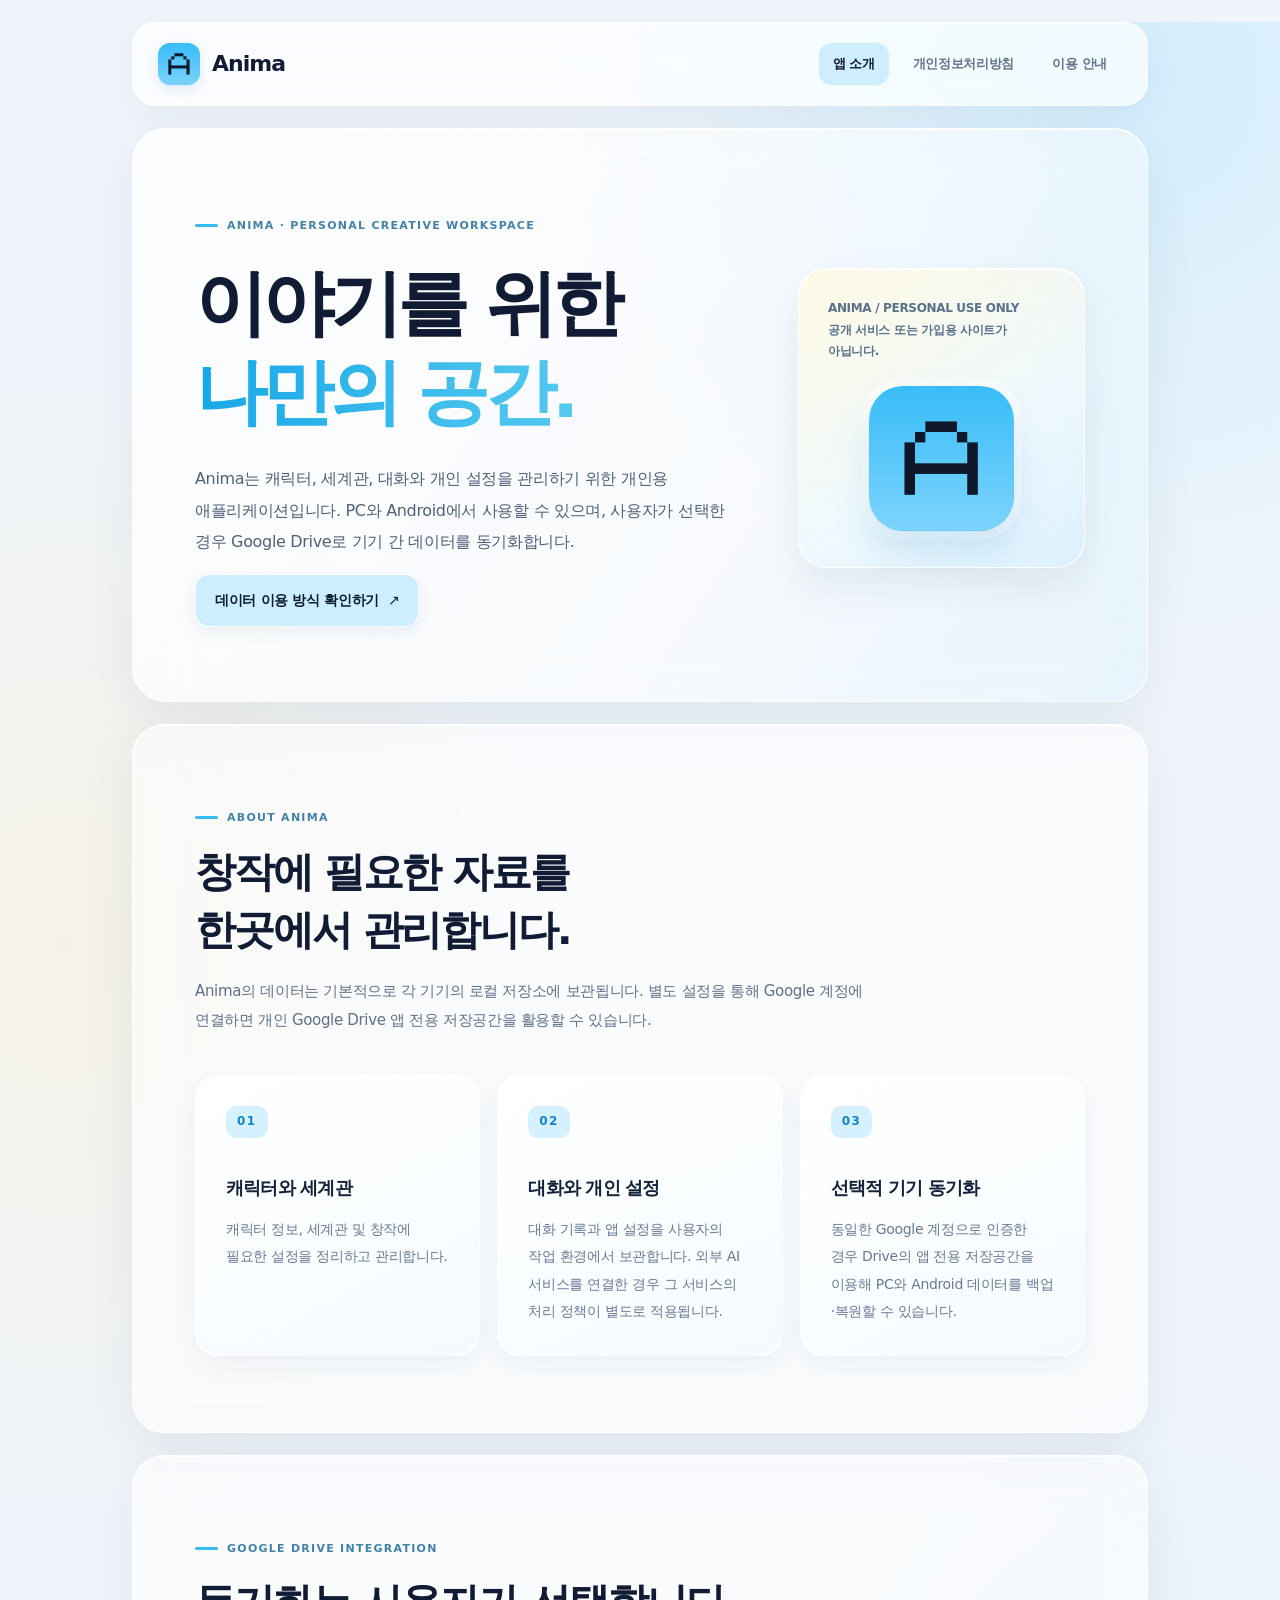
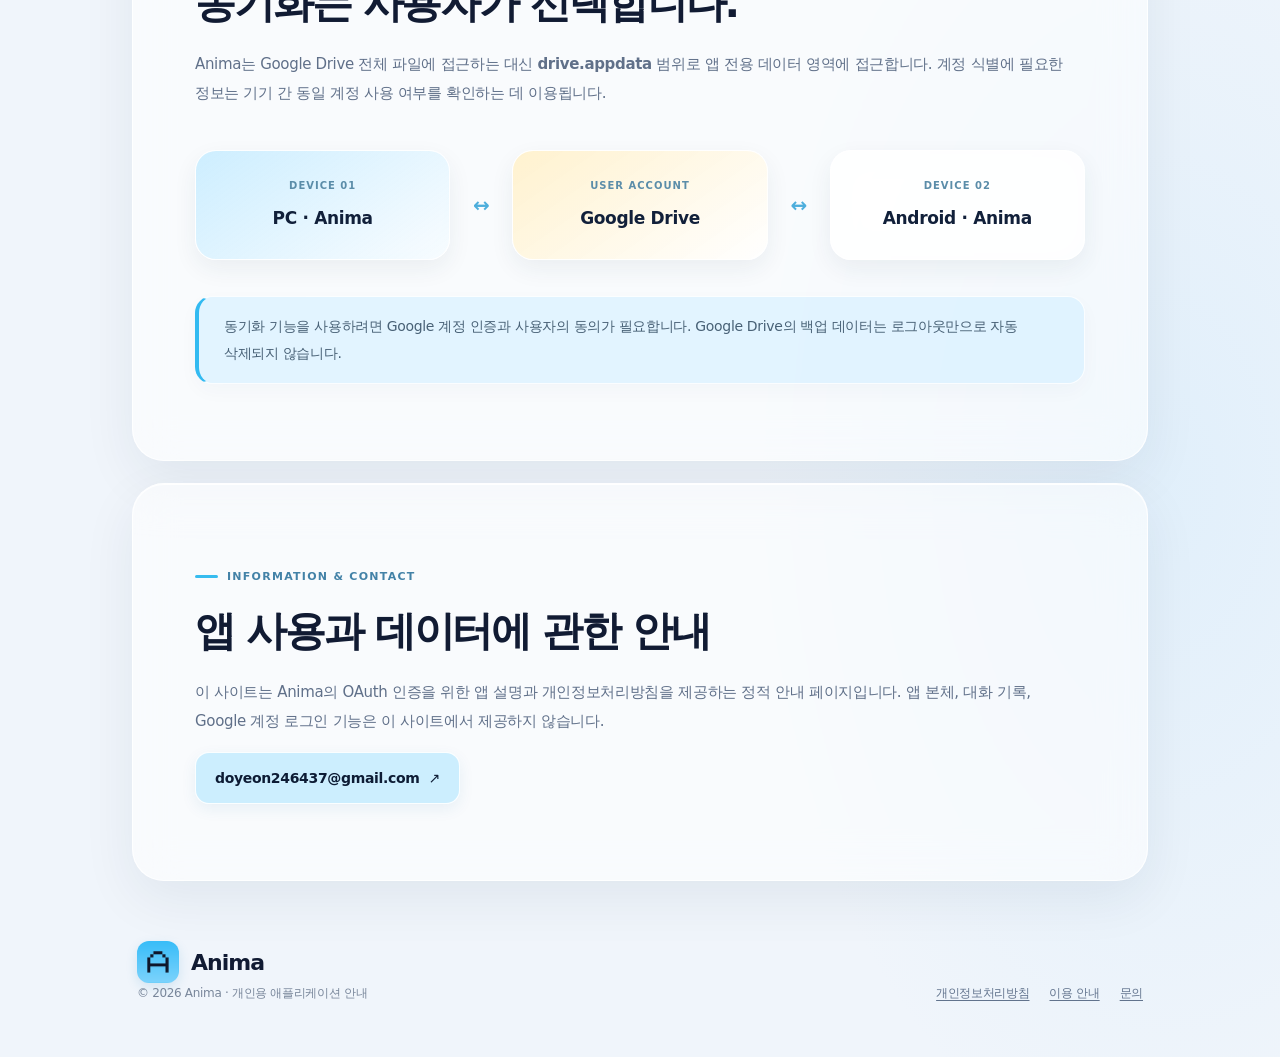
<file: index.html>
<!doctype html>
<html lang="ko">
<head>
  <meta charset="UTF-8">
  <meta name="viewport" content="width=device-width,initial-scale=1">
  <meta name="theme-color" content="#f0f5fb">
  <meta name="description" content="Anima는 개인용 AI 캐릭터·대화 관리 애플리케이션입니다. Google Drive 앱 전용 저장공간을 통한 선택적 기기 동기화를 지원합니다.">
  <link rel="icon" type="image/png" href="./anima-logo.png">
  <link rel="apple-touch-icon" href="./anima-logo.png">
  <link rel="stylesheet" href="./style.css?v=anima-st-20261103">
  <title>Anima — 개인용 AI 캐릭터·대화 작업 공간</title>
</head><body>
<a class="skip" href="#main">본문으로 이동</a>
<div class="site-wrap">
  <header class="site-header">
    <a class="brand" href="./index.html" aria-label="Anima 홈"><span class="brand-mark" aria-hidden="true">a</span>Anima</a>
    <nav class="nav" aria-label="주요 메뉴">
      <a href="./index.html" aria-current="page">앱 소개</a>
      <a href="./privacy.html" >개인정보처리방침</a>
      <a href="./terms.html" >이용 안내</a>
    </nav>
  </header>

<main id="main">
  <section class="hero" aria-labelledby="hero-title">
    <div>
      <div class="eyebrow">Anima · Personal creative workspace</div>
      <h1 id="hero-title">이야기를 위한<br><span class="title-serif">나만의 공간.</span></h1>
      <p class="lead">Anima는 캐릭터, 세계관, 대화와 개인 설정을 관리하기 위한 개인용 애플리케이션입니다. PC와 Android에서 사용할 수 있으며, 사용자가 선택한 경우 Google Drive로 기기 간 데이터를 동기화합니다.</p>
      <a class="link-line" href="./privacy.html">데이터 이용 방식 확인하기</a>
    </div>
    <aside class="hero-side" aria-label="앱 사용 범위">
      <span class="micro">ANIMA / PERSONAL USE ONLY<br>공개 서비스 또는 가입용 사이트가 아닙니다.</span>
      <span class="hero-motif" aria-hidden="true">A.</span>
    </aside>
  </section>
  <section class="section" aria-labelledby="features-title">
    <div class="section-intro"><span class="eyebrow">About anima</span><h2 id="features-title">창작에 필요한 자료를<br>한곳에서 관리합니다.</h2><p class="body-muted">Anima의 데이터는 기본적으로 각 기기의 로컬 저장소에 보관됩니다. 별도 설정을 통해 Google 계정에 연결하면 개인 Google Drive 앱 전용 저장공간을 활용할 수 있습니다.</p></div>
    <div class="feature-grid">
      <article class="feature"><span class="feature-num">01</span><h3>캐릭터와 세계관</h3><p>캐릭터 정보, 세계관 및 창작에 필요한 설정을 정리하고 관리합니다.</p></article>
      <article class="feature"><span class="feature-num">02</span><h3>대화와 개인 설정</h3><p>대화 기록과 앱 설정을 사용자의 작업 환경에서 보관합니다. 외부 AI 서비스를 연결한 경우 그 서비스의 처리 정책이 별도로 적용됩니다.</p></article>
      <article class="feature"><span class="feature-num">03</span><h3>선택적 기기 동기화</h3><p>동일한 Google 계정으로 인증한 경우 Drive의 앱 전용 저장공간을 이용해 PC와 Android 데이터를 백업·복원할 수 있습니다.</p></article>
    </div>
  </section>
  <section class="section" aria-labelledby="drive-title">
    <span class="eyebrow">Google Drive integration</span>
    <h2 id="drive-title">동기화는 사용자가 선택합니다.</h2>
    <p class="body-muted">Anima는 Google Drive 전체 파일에 접근하는 대신 <strong>drive.appdata</strong> 범위로 앱 전용 데이터 영역에 접근합니다. 계정 식별에 필요한 정보는 기기 간 동일 계정 사용 여부를 확인하는 데 이용됩니다.</p>
    <div class="workflow" aria-label="PC에서 Google Drive를 거쳐 Android로 동기화하는 구성">
      <div class="step"><span>DEVICE 01</span><strong>PC · Anima</strong></div><div class="arrow" aria-hidden="true">↔</div>
      <div class="step"><span>USER ACCOUNT</span><strong>Google Drive</strong></div><div class="arrow" aria-hidden="true">↔</div>
      <div class="step"><span>DEVICE 02</span><strong>Android · Anima</strong></div>
    </div>
    <div class="notice">동기화 기능을 사용하려면 Google 계정 인증과 사용자의 동의가 필요합니다. Google Drive의 백업 데이터는 로그아웃만으로 자동 삭제되지 않습니다.</div>
  </section>
  <section class="section" aria-labelledby="contact-title">
    <span class="eyebrow">Information & contact</span>
    <h2 id="contact-title">앱 사용과 데이터에 관한 안내</h2>
    <p class="body-muted">이 사이트는 Anima의 OAuth 인증을 위한 앱 설명과 개인정보처리방침을 제공하는 정적 안내 페이지입니다. 앱 본체, 대화 기록, Google 계정 로그인 기능은 이 사이트에서 제공하지 않습니다.</p>
    <a class="link-line" href="mailto:doyeon246437@gmail.com">doyeon246437@gmail.com</a>
  </section>
</main>
  <footer class="site-footer">
    <div><a class="brand" href="./index.html"><span class="brand-mark" aria-hidden="true">a</span>Anima</a><div class="footer-copy">© 2026 Anima · 개인용 애플리케이션 안내</div></div>
    <div class="footer-nav"><a href="./privacy.html">개인정보처리방침</a><a href="./terms.html">이용 안내</a><a href="mailto:doyeon246437@gmail.com">문의</a></div>
  </footer>
</div>
</body></html>
</file>
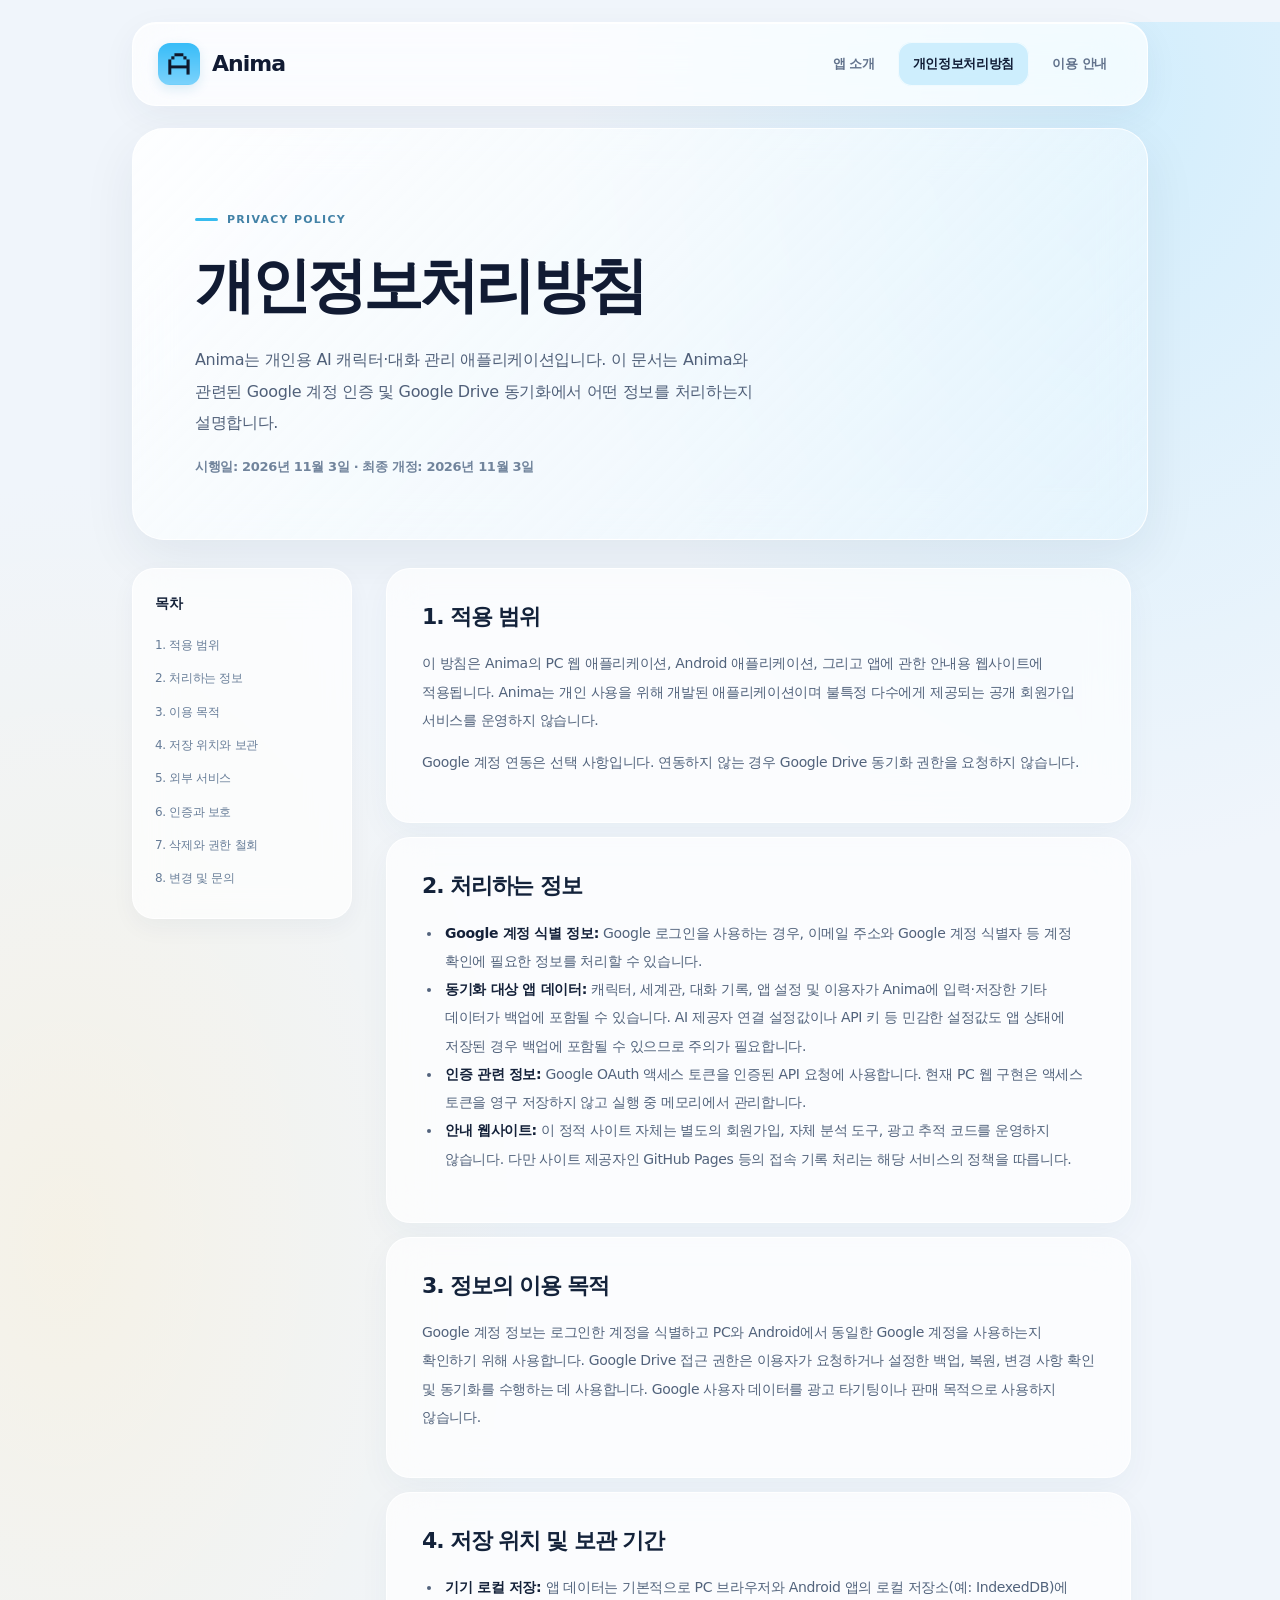
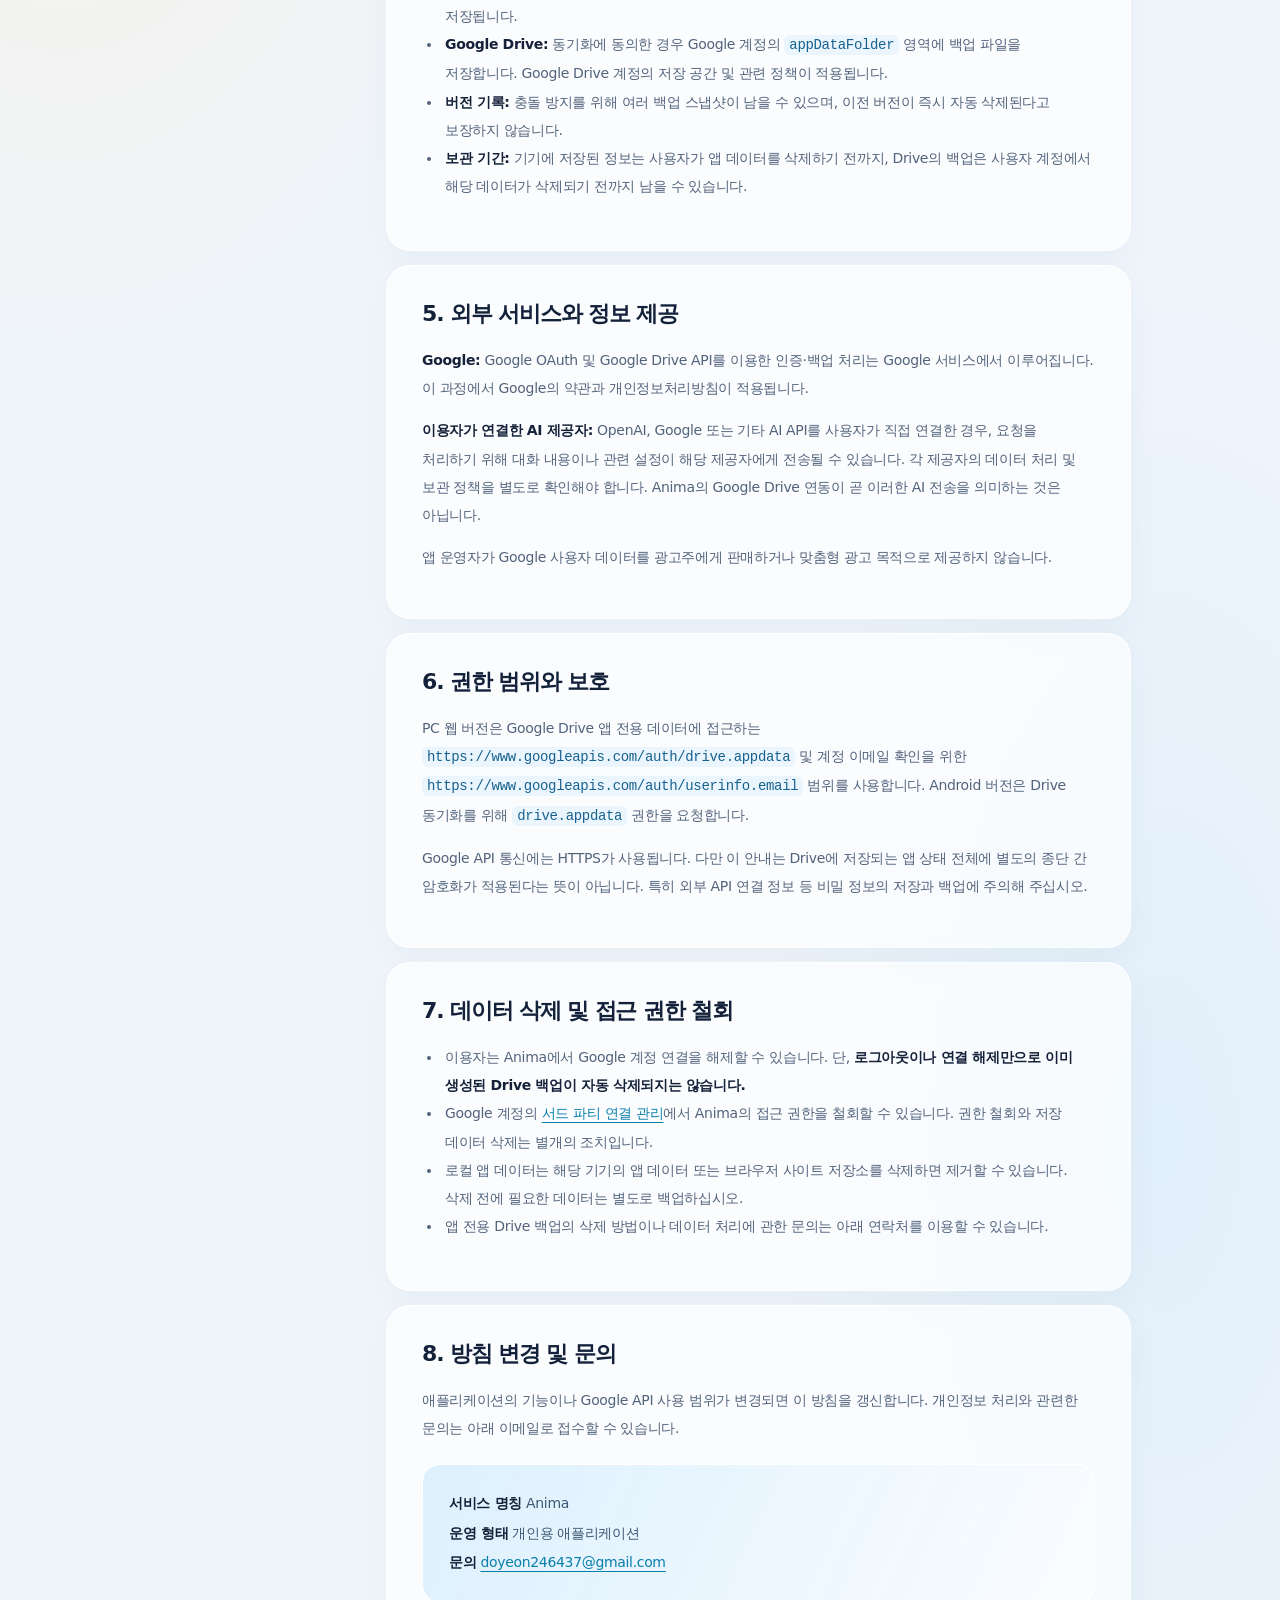
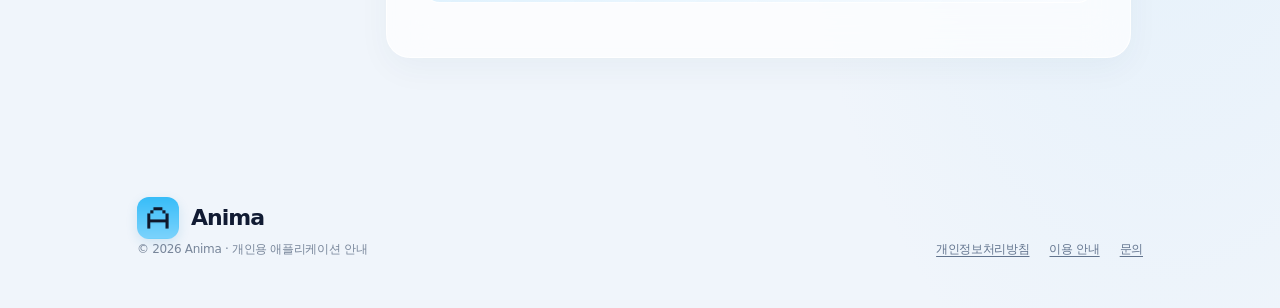
<file: privacy.html>
<!doctype html>
<html lang="ko">
<head>
  <meta charset="UTF-8">
  <meta name="viewport" content="width=device-width,initial-scale=1">
  <meta name="theme-color" content="#f0f5fb">
  <meta name="description" content="Anima는 개인용 AI 캐릭터·대화 관리 애플리케이션입니다. Google Drive 앱 전용 저장공간을 통한 선택적 기기 동기화를 지원합니다.">
  <link rel="icon" type="image/png" href="./anima-logo.png">
  <link rel="apple-touch-icon" href="./anima-logo.png">
  <link rel="stylesheet" href="./style.css?v=anima-st-20261103">
  <title>개인정보처리방침 — Anima</title>
</head><body>
<a class="skip" href="#main">본문으로 이동</a>
<div class="site-wrap">
  <header class="site-header">
    <a class="brand" href="./index.html" aria-label="Anima 홈"><span class="brand-mark" aria-hidden="true">a</span>Anima</a>
    <nav class="nav" aria-label="주요 메뉴">
      <a href="./index.html" >앱 소개</a>
      <a href="./privacy.html" aria-current="page">개인정보처리방침</a>
      <a href="./terms.html" >이용 안내</a>
    </nav>
  </header>

<main id="main">
  <section class="document-heading"><span class="eyebrow">Privacy policy</span><h1>개인정보처리방침</h1><p class="lead">Anima는 개인용 AI 캐릭터·대화 관리 애플리케이션입니다. 이 문서는 Anima와 관련된 Google 계정 인증 및 Google Drive 동기화에서 어떤 정보를 처리하는지 설명합니다.</p><div class="meta">시행일: 2026년 11월 3일 · 최종 개정: 2026년 11월 3일</div></section>
  <div class="doc-layout"><aside class="toc" aria-label="문서 목차"><strong>목차</strong><a href="#scope">1. 적용 범위</a><a href="#data">2. 처리하는 정보</a><a href="#purposes">3. 이용 목적</a><a href="#storage">4. 저장 위치와 보관</a><a href="#sharing">5. 외부 서비스</a><a href="#security">6. 인증과 보호</a><a href="#control">7. 삭제와 권한 철회</a><a href="#changes">8. 변경 및 문의</a></aside>
  <article class="doc-article">
    <section id="scope"><h2>1. 적용 범위</h2><p>이 방침은 Anima의 PC 웹 애플리케이션, Android 애플리케이션, 그리고 앱에 관한 안내용 웹사이트에 적용됩니다. Anima는 개인 사용을 위해 개발된 애플리케이션이며 불특정 다수에게 제공되는 공개 회원가입 서비스를 운영하지 않습니다.</p><p>Google 계정 연동은 선택 사항입니다. 연동하지 않는 경우 Google Drive 동기화 권한을 요청하지 않습니다.</p></section>
    <section id="data"><h2>2. 처리하는 정보</h2>
      <ul><li><strong>Google 계정 식별 정보:</strong> Google 로그인을 사용하는 경우, 이메일 주소와 Google 계정 식별자 등 계정 확인에 필요한 정보를 처리할 수 있습니다.</li><li><strong>동기화 대상 앱 데이터:</strong> 캐릭터, 세계관, 대화 기록, 앱 설정 및 이용자가 Anima에 입력·저장한 기타 데이터가 백업에 포함될 수 있습니다. AI 제공자 연결 설정값이나 API 키 등 민감한 설정값도 앱 상태에 저장된 경우 백업에 포함될 수 있으므로 주의가 필요합니다.</li><li><strong>인증 관련 정보:</strong> Google OAuth 액세스 토큰을 인증된 API 요청에 사용합니다. 현재 PC 웹 구현은 액세스 토큰을 영구 저장하지 않고 실행 중 메모리에서 관리합니다.</li><li><strong>안내 웹사이트:</strong> 이 정적 사이트 자체는 별도의 회원가입, 자체 분석 도구, 광고 추적 코드를 운영하지 않습니다. 다만 사이트 제공자인 GitHub Pages 등의 접속 기록 처리는 해당 서비스의 정책을 따릅니다.</li></ul>
    </section>
    <section id="purposes"><h2>3. 정보의 이용 목적</h2><p>Google 계정 정보는 로그인한 계정을 식별하고 PC와 Android에서 동일한 Google 계정을 사용하는지 확인하기 위해 사용합니다. Google Drive 접근 권한은 이용자가 요청하거나 설정한 백업, 복원, 변경 사항 확인 및 동기화를 수행하는 데 사용합니다. Google 사용자 데이터를 광고 타기팅이나 판매 목적으로 사용하지 않습니다.</p></section>
    <section id="storage"><h2>4. 저장 위치 및 보관 기간</h2><ul><li><strong>기기 로컬 저장:</strong> 앱 데이터는 기본적으로 PC 브라우저와 Android 앱의 로컬 저장소(예: IndexedDB)에 저장됩니다.</li><li><strong>Google Drive:</strong> 동기화에 동의한 경우 Google 계정의 <code>appDataFolder</code> 영역에 백업 파일을 저장합니다. Google Drive 계정의 저장 공간 및 관련 정책이 적용됩니다.</li><li><strong>버전 기록:</strong> 충돌 방지를 위해 여러 백업 스냅샷이 남을 수 있으며, 이전 버전이 즉시 자동 삭제된다고 보장하지 않습니다.</li><li><strong>보관 기간:</strong> 기기에 저장된 정보는 사용자가 앱 데이터를 삭제하기 전까지, Drive의 백업은 사용자 계정에서 해당 데이터가 삭제되기 전까지 남을 수 있습니다.</li></ul></section>
    <section id="sharing"><h2>5. 외부 서비스와 정보 제공</h2><p><strong>Google:</strong> Google OAuth 및 Google Drive API를 이용한 인증·백업 처리는 Google 서비스에서 이루어집니다. 이 과정에서 Google의 약관과 개인정보처리방침이 적용됩니다.</p><p><strong>이용자가 연결한 AI 제공자:</strong> OpenAI, Google 또는 기타 AI API를 사용자가 직접 연결한 경우, 요청을 처리하기 위해 대화 내용이나 관련 설정이 해당 제공자에게 전송될 수 있습니다. 각 제공자의 데이터 처리 및 보관 정책을 별도로 확인해야 합니다. Anima의 Google Drive 연동이 곧 이러한 AI 전송을 의미하는 것은 아닙니다.</p><p>앱 운영자가 Google 사용자 데이터를 광고주에게 판매하거나 맞춤형 광고 목적으로 제공하지 않습니다.</p></section>
    <section id="security"><h2>6. 권한 범위와 보호</h2><p>PC 웹 버전은 Google Drive 앱 전용 데이터에 접근하는 <code>https://www.googleapis.com/auth/drive.appdata</code> 및 계정 이메일 확인을 위한 <code>https://www.googleapis.com/auth/userinfo.email</code> 범위를 사용합니다. Android 버전은 Drive 동기화를 위해 <code>drive.appdata</code> 권한을 요청합니다.</p><p>Google API 통신에는 HTTPS가 사용됩니다. 다만 이 안내는 Drive에 저장되는 앱 상태 전체에 별도의 종단 간 암호화가 적용된다는 뜻이 아닙니다. 특히 외부 API 연결 정보 등 비밀 정보의 저장과 백업에 주의해 주십시오.</p></section>
    <section id="control"><h2>7. 데이터 삭제 및 접근 권한 철회</h2><ul><li>이용자는 Anima에서 Google 계정 연결을 해제할 수 있습니다. 단, <strong>로그아웃이나 연결 해제만으로 이미 생성된 Drive 백업이 자동 삭제되지는 않습니다.</strong></li><li>Google 계정의 <a class="inline-link" href="https://myaccount.google.com/connections" rel="noopener noreferrer">서드 파티 연결 관리</a>에서 Anima의 접근 권한을 철회할 수 있습니다. 권한 철회와 저장 데이터 삭제는 별개의 조치입니다.</li><li>로컬 앱 데이터는 해당 기기의 앱 데이터 또는 브라우저 사이트 저장소를 삭제하면 제거할 수 있습니다. 삭제 전에 필요한 데이터는 별도로 백업하십시오.</li><li>앱 전용 Drive 백업의 삭제 방법이나 데이터 처리에 관한 문의는 아래 연락처를 이용할 수 있습니다.</li></ul></section>
    <section id="changes"><h2>8. 방침 변경 및 문의</h2><p>애플리케이션의 기능이나 Google API 사용 범위가 변경되면 이 방침을 갱신합니다. 개인정보 처리와 관련한 문의는 아래 이메일로 접수할 수 있습니다.</p><div class="mini-box"><strong>서비스 명칭</strong> Anima<br><strong>운영 형태</strong> 개인용 애플리케이션<br><strong>문의</strong> <a class="inline-link" href="mailto:doyeon246437@gmail.com">doyeon246437@gmail.com</a></div></section>
  </article></div>
</main>
  <footer class="site-footer">
    <div><a class="brand" href="./index.html"><span class="brand-mark" aria-hidden="true">a</span>Anima</a><div class="footer-copy">© 2026 Anima · 개인용 애플리케이션 안내</div></div>
    <div class="footer-nav"><a href="./privacy.html">개인정보처리방침</a><a href="./terms.html">이용 안내</a><a href="mailto:doyeon246437@gmail.com">문의</a></div>
  </footer>
</div>
</body></html>
</file>
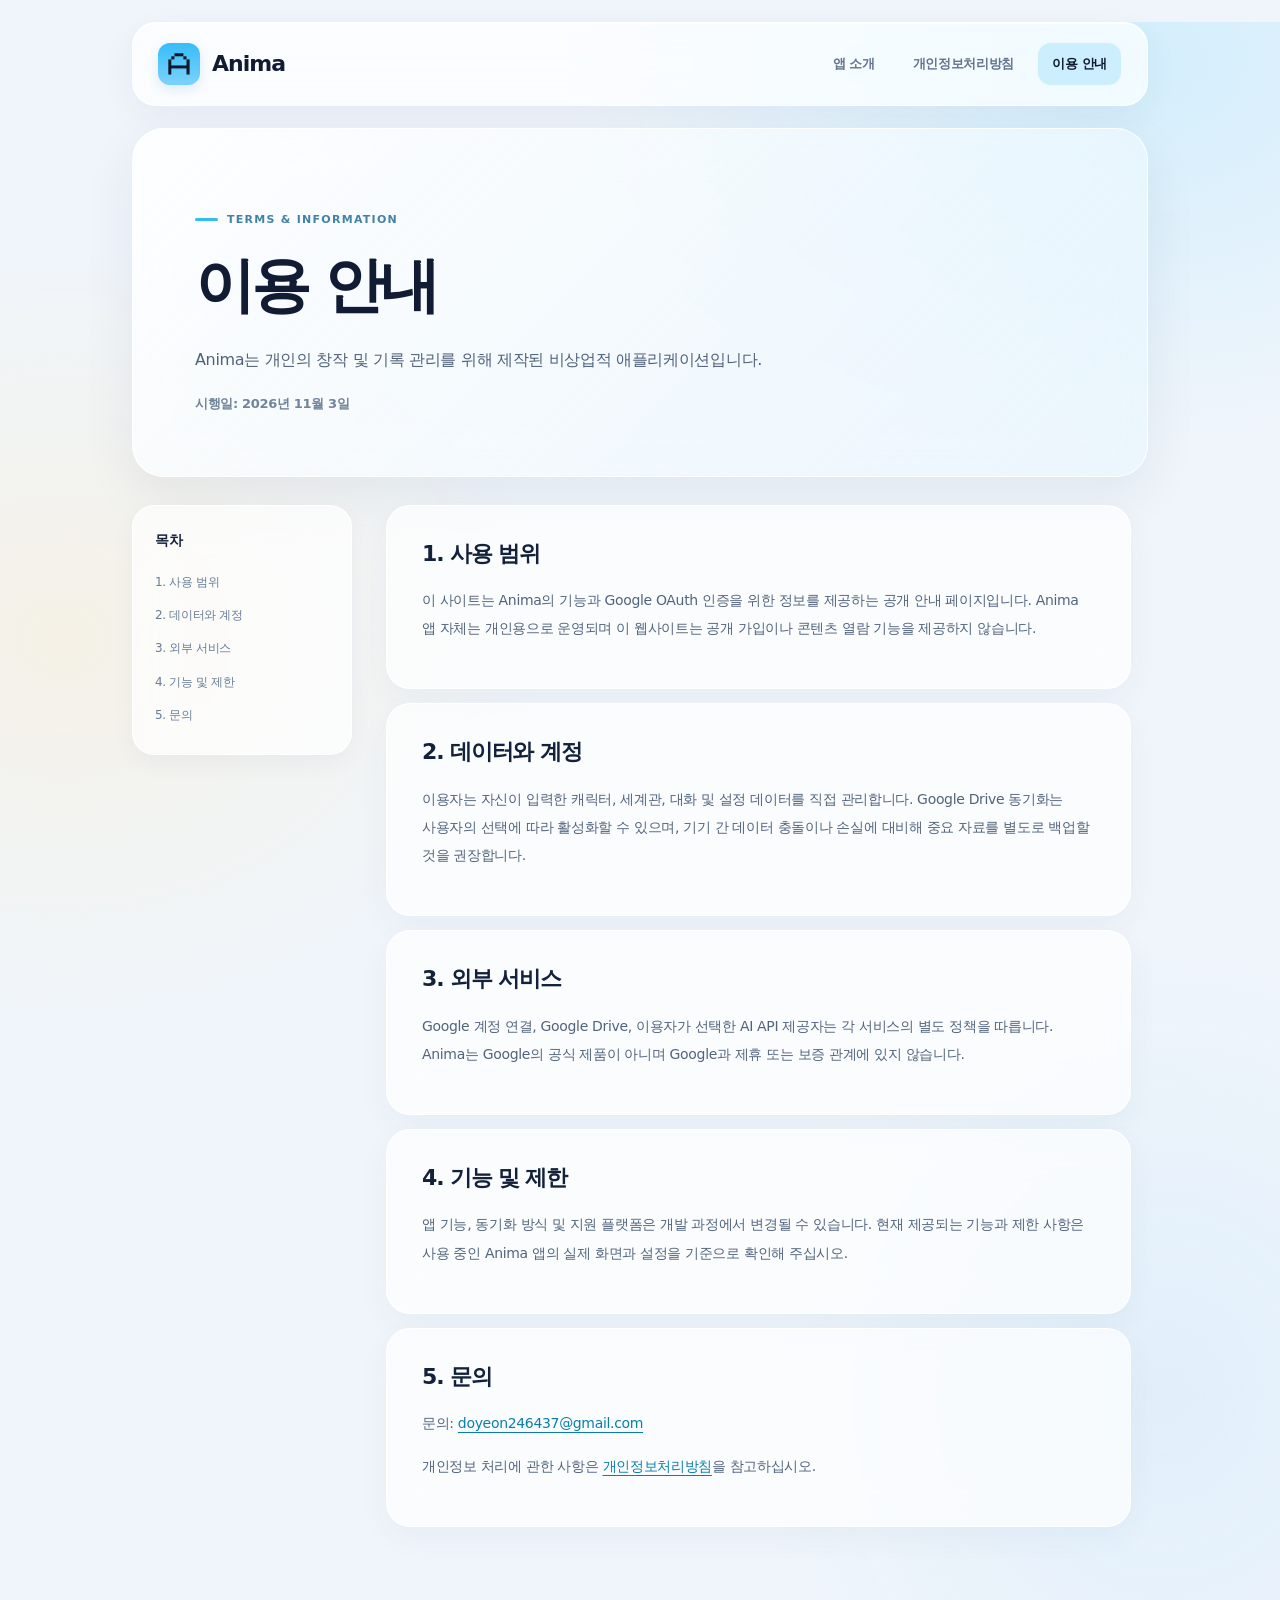
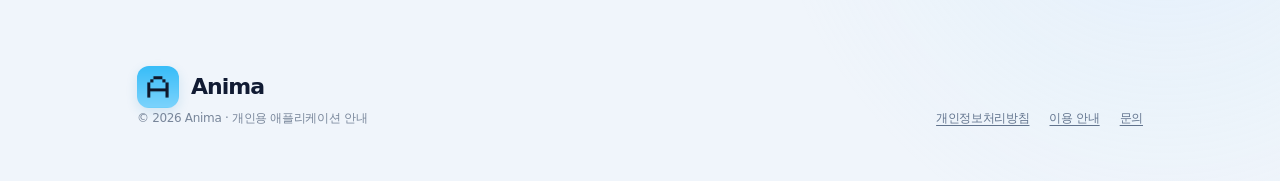
<file: terms.html>
<!doctype html>
<html lang="ko">
<head>
  <meta charset="UTF-8">
  <meta name="viewport" content="width=device-width,initial-scale=1">
  <meta name="theme-color" content="#f0f5fb">
  <meta name="description" content="Anima는 개인용 AI 캐릭터·대화 관리 애플리케이션입니다. Google Drive 앱 전용 저장공간을 통한 선택적 기기 동기화를 지원합니다.">
  <link rel="icon" type="image/png" href="./anima-logo.png">
  <link rel="apple-touch-icon" href="./anima-logo.png">
  <link rel="stylesheet" href="./style.css?v=anima-st-20261103">
  <title>이용 안내 — Anima</title>
</head><body>
<a class="skip" href="#main">본문으로 이동</a>
<div class="site-wrap">
  <header class="site-header">
    <a class="brand" href="./index.html" aria-label="Anima 홈"><span class="brand-mark" aria-hidden="true">a</span>Anima</a>
    <nav class="nav" aria-label="주요 메뉴">
      <a href="./index.html" >앱 소개</a>
      <a href="./privacy.html" >개인정보처리방침</a>
      <a href="./terms.html" aria-current="page">이용 안내</a>
    </nav>
  </header>

<main id="main">
  <section class="document-heading"><span class="eyebrow">Terms & information</span><h1>이용 안내</h1><p class="lead">Anima는 개인의 창작 및 기록 관리를 위해 제작된 비상업적 애플리케이션입니다.</p><div class="meta">시행일: 2026년 11월 3일</div></section>
  <div class="doc-layout"><aside class="toc" aria-label="문서 목차"><strong>목차</strong><a href="#purpose">1. 사용 범위</a><a href="#responsibility">2. 데이터와 계정</a><a href="#thirdparty">3. 외부 서비스</a><a href="#availability">4. 기능 및 제한</a><a href="#help">5. 문의</a></aside><article class="doc-article">
  <section id="purpose"><h2>1. 사용 범위</h2><p>이 사이트는 Anima의 기능과 Google OAuth 인증을 위한 정보를 제공하는 공개 안내 페이지입니다. Anima 앱 자체는 개인용으로 운영되며 이 웹사이트는 공개 가입이나 콘텐츠 열람 기능을 제공하지 않습니다.</p></section>
  <section id="responsibility"><h2>2. 데이터와 계정</h2><p>이용자는 자신이 입력한 캐릭터, 세계관, 대화 및 설정 데이터를 직접 관리합니다. Google Drive 동기화는 사용자의 선택에 따라 활성화할 수 있으며, 기기 간 데이터 충돌이나 손실에 대비해 중요 자료를 별도로 백업할 것을 권장합니다.</p></section>
  <section id="thirdparty"><h2>3. 외부 서비스</h2><p>Google 계정 연결, Google Drive, 이용자가 선택한 AI API 제공자는 각 서비스의 별도 정책을 따릅니다. Anima는 Google의 공식 제품이 아니며 Google과 제휴 또는 보증 관계에 있지 않습니다.</p></section>
  <section id="availability"><h2>4. 기능 및 제한</h2><p>앱 기능, 동기화 방식 및 지원 플랫폼은 개발 과정에서 변경될 수 있습니다. 현재 제공되는 기능과 제한 사항은 사용 중인 Anima 앱의 실제 화면과 설정을 기준으로 확인해 주십시오.</p></section>
  <section id="help"><h2>5. 문의</h2><p>문의: <a class="inline-link" href="mailto:doyeon246437@gmail.com">doyeon246437@gmail.com</a></p><p>개인정보 처리에 관한 사항은 <a class="inline-link" href="./privacy.html">개인정보처리방침</a>을 참고하십시오.</p></section>
  </article></div>
</main>
  <footer class="site-footer">
    <div><a class="brand" href="./index.html"><span class="brand-mark" aria-hidden="true">a</span>Anima</a><div class="footer-copy">© 2026 Anima · 개인용 애플리케이션 안내</div></div>
    <div class="footer-nav"><a href="./privacy.html">개인정보처리방침</a><a href="./terms.html">이용 안내</a><a href="mailto:doyeon246437@gmail.com">문의</a></div>
  </footer>
</div>
</body></html>
</file>
<file: style.css>
:root{color-scheme:light;--paper:#f6f4ef;--ink:#26253a;--muted:#6e6c7b;--violet:#6b58ab;--accent:#e9e1fb;--line:#dcd9e1;--surface:#fffefa;--max:1080px}
*{box-sizing:border-box}html{scroll-behavior:smooth}body{margin:0;background:var(--paper);color:var(--ink);font-family:system-ui,-apple-system,'Apple SD Gothic Neo','Malgun Gothic','Noto Sans KR',sans-serif;line-height:1.8;word-break:keep-all;-webkit-font-smoothing:antialiased}a{color:inherit}a:focus-visible{outline:3px solid var(--violet);outline-offset:3px;border-radius:3px}.site-wrap{max-width:var(--max);margin:0 auto;padding:0 32px}.site-header{height:94px;display:flex;justify-content:space-between;align-items:center;border-bottom:1px solid var(--line)}.brand{display:inline-flex;align-items:center;gap:13px;text-decoration:none;font-family:Georgia,'Times New Roman',serif;font-size:28px;letter-spacing:-.045em}.brand-mark{width:37px;height:37px;border:1.7px solid var(--ink);border-radius:11px;display:grid;place-items:center;font:italic 27px/1 Georgia,serif}.nav{display:flex;gap:28px;align-items:center;font-size:13px;font-weight:600}.nav a{text-decoration:none;opacity:.78}.nav a:hover,.nav a[aria-current=page]{opacity:1;color:var(--violet)}.eyebrow{display:inline-flex;align-items:center;gap:9px;color:#605777;letter-spacing:.17em;font-size:11px;font-weight:750;text-transform:uppercase}.eyebrow::before{content:'';width:24px;height:1px;background:#8269b1}.hero{padding:111px 0 100px;display:grid;grid-template-columns:1.45fr .75fr;gap:54px;align-items:end;border-bottom:1px solid var(--line)}h1,h2,h3,p{margin-top:0}h1,.display{font-family:Georgia,'Times New Roman','Nanum Myeongjo',serif;letter-spacing:-.065em;font-weight:400}h1{font-size:clamp(52px,6.1vw,91px);line-height:1.18;margin:21px 0 31px}.title-serif{font-family:Georgia,'Times New Roman','Nanum Myeongjo',serif;font-style:italic;color:var(--violet)}.lead{font-size:17px;line-height:1.95;color:#575566;max-width:590px}.hero-side{border:1px solid var(--line);padding:34px 33px;background:linear-gradient(160deg,#fbfaff,#ece6f4);border-radius:4px;min-height:305px;display:flex;flex-direction:column;justify-content:space-between}.hero-motif{font:italic 122px/1 Georgia,serif;color:#6a599d;align-self:center;margin-top:4px}.micro{font-size:12px;line-height:1.8;color:#6c6780}.section{padding:90px 0;border-bottom:1px solid var(--line)}.section-intro{max-width:730px}h2{font-size:clamp(28px,3vw,43px);font-weight:600;letter-spacing:-.05em;line-height:1.35;margin:16px 0 21px}h3{font-size:17px;letter-spacing:-.02em;margin:0 0 12px}.body-muted{font-size:15px;color:var(--muted)}.feature-grid{display:grid;grid-template-columns:repeat(3,minmax(0,1fr));gap:17px;margin-top:40px}.feature{padding:32px;background:var(--surface);border:1px solid var(--line);min-height:235px}.feature-num{display:block;font:italic 24px Georgia,serif;color:#8271bd;margin-bottom:35px}.feature p{color:var(--muted);font-size:14px;line-height:1.9;margin:0}.workflow{display:grid;grid-template-columns:1fr 38px 1fr 38px 1fr;gap:12px;align-items:center;margin-top:42px}.step{background:#ebe5f0;text-align:center;padding:26px 15px;border:1px solid #d8cfe4}.step span{font-size:10px;color:#6b6182;font-weight:700;letter-spacing:.1em;display:block;margin-bottom:8px}.step strong{display:block;font-size:17px}.arrow{text-align:center;color:#9a91a8;font-size:20px}.notice{border-left:2px solid #8166b6;padding:16px 25px;background:#efebf5;font-size:14px;color:#5b526e;margin-top:36px}.link-line{display:inline-flex;align-items:center;gap:9px;text-decoration:none;font-size:14px;font-weight:700;padding:12px 0;border-bottom:1px solid var(--ink)}.link-line::after{content:'↗';font-weight:400}.site-footer{padding:33px 0 50px;display:flex;gap:20px;align-items:flex-end;justify-content:space-between}.footer-copy{font-size:12px;color:#827e8b}.footer-nav{display:flex;gap:20px;flex-wrap:wrap;font-size:12px}.footer-nav a{color:#676275;text-underline-offset:3px}.document-heading{padding:86px 0 56px;border-bottom:1px solid var(--line)}.document-heading h1{font-size:clamp(43px,5vw,74px);margin:17px 0 22px}.doc-layout{display:grid;grid-template-columns:220px minmax(0,1fr);gap:65px;padding:48px 0 105px}.toc{position:sticky;top:25px;align-self:start;border-left:1px solid var(--line);padding:8px 0 8px 18px;font-size:12px}.toc strong{display:block;margin-bottom:13px;color:var(--ink)}.toc a{display:block;text-decoration:none;color:var(--muted);padding:5px 0}.toc a:hover{color:var(--violet)}.doc-article{max-width:745px}.doc-article section{padding:17px 0 29px;border-bottom:1px solid var(--line);margin-bottom:22px;scroll-margin-top:35px}.doc-article h2{font-size:23px;margin:0 0 15px}.doc-article p,.doc-article li{font-size:14px;line-height:2;color:#575565}.doc-article ul{padding-left:20px;margin:0 0 17px}.doc-article li{padding-left:3px}.doc-article strong{color:var(--ink)}.meta{font-size:13px;color:#797588}.inline-link{text-underline-offset:4px;color:#5c46a1}.mini-box{padding:24px 26px;background:#eee9f4;border:1px solid #e1d9eb;margin:22px 0;color:#5e536d;font-size:14px}.rule{height:1px;background:var(--line);border:0;margin:0}.skip{position:absolute;left:-9999px;top:8px;padding:8px;background:white;z-index:20}.skip:focus{left:8px}small{font-size:12px}@media(max-width:800px){.hero{grid-template-columns:1fr;gap:37px;padding:75px 0}.hero-side{min-height:190px;flex-direction:row;align-items:center}.hero-motif{font-size:95px;margin:0}.feature-grid{grid-template-columns:1fr}.feature{min-height:unset}.feature-num{margin-bottom:20px}.doc-layout{grid-template-columns:1fr;gap:17px}.toc{position:static;display:flex;gap:8px 16px;flex-wrap:wrap;border-left:0;padding:0 0 20px;border-bottom:1px solid var(--line)}.toc strong{width:100%;margin:0}.toc a{padding:0}.section{padding:62px 0}}@media(max-width:560px){.site-wrap{padding:0 20px}.site-header{height:78px}.nav{gap:14px;font-size:11px}.brand{font-size:25px;gap:8px}.brand-mark{width:31px;height:31px;font-size:24px}.hero{padding:61px 0}.hero h1{font-size:49px}.lead{font-size:15px}.hero-side{padding:22px}.workflow{grid-template-columns:1fr;gap:8px}.arrow{transform:rotate(90deg)}.site-footer{flex-direction:column;align-items:flex-start}.document-heading{padding:55px 0 45px}.doc-layout{padding-bottom:65px}}

/* Anima ST visual language — style-only redesign; original content and grids remain intact */
:root{
  color-scheme:light;
  --paper:#f0f5fb;--ink:#111b33;--muted:#66768e;
  --violet:#30b9ef;--accent:#bde9ff;--line:rgba(153,177,201,.34);
  --surface:rgba(255,255,255,.70);--sky:#39bdf2;--deep:#0e1932;
  --cream:#fff0cd;--glass-shadow:0 18px 54px rgba(20,42,73,.07);
  --glass-border:rgba(255,255,255,.86);
}
html{background:#f0f5fb}
body{
  color:var(--ink);
  background:
    radial-gradient(ellipse 53% 27% at 88% 2%,rgba(170,228,255,.42),transparent 82%),
    radial-gradient(ellipse 48% 28% at 5% 35%,rgba(255,234,189,.33),transparent 78%),
    radial-gradient(ellipse 40% 33% at 91% 78%,rgba(180,222,250,.25),transparent 80%),
    #f0f5fb;
  font-family:"Pretendard Variable","Pretendard","SUIT Variable","SUIT","Noto Sans KR","Apple SD Gothic Neo","Malgun Gothic",system-ui,sans-serif;
  font-size:15px;line-height:1.78;letter-spacing:-.022em;
}
a:focus-visible{outline:3px solid #27b7ed;outline-offset:4px;border-radius:10px}
.site-header{
  height:84px;margin-top:22px;padding:0 25px;
  border:1px solid var(--glass-border);border-radius:24px;
  background:rgba(255,255,255,.72);
  box-shadow:0 10px 34px rgba(38,62,86,.055),inset 0 1px 0 rgba(255,255,255,.95);
  -webkit-backdrop-filter:blur(24px) saturate(140%);
  backdrop-filter:blur(24px) saturate(140%);
}
.brand{
  font-family:inherit;font-size:22px;font-weight:820;
  letter-spacing:-.045em;gap:12px;color:#111b33;
}
.brand-mark{
  width:42px;height:42px;display:inline-block;flex-shrink:0;
  border:0;border-radius:12px;
  background:#52c4f5 url("./anima-logo.png") center/cover no-repeat;
  box-shadow:0 4px 12px rgba(24,126,185,.14);
  color:transparent;font-size:0;line-height:0;overflow:hidden;
}
.nav{gap:8px;font-size:13px;font-weight:700}
.nav a{
  opacity:1;color:#62738d;padding:10px 15px;border-radius:14px;
  transition:background .18s ease,color .18s ease;
}
.nav a:hover{color:#0d1830;background:rgba(208,235,251,.65)}
.nav a[aria-current=page]{
  color:#0f1b34;background:rgba(187,231,253,.68);
  box-shadow:inset 0 0 0 1px rgba(255,255,255,.7);
}
.eyebrow{
  color:#4382a7;font-size:11px;font-weight:850;
  letter-spacing:.115em;text-transform:uppercase;
}
.eyebrow::before{width:23px;height:3px;border-radius:99px;background:#37bcef}
.hero{
  margin-top:22px;padding:80px 62px 74px;gap:48px;align-items:center;
  border:1px solid var(--glass-border);border-radius:34px;
  background:linear-gradient(124deg,rgba(255,255,255,.82),rgba(255,255,255,.53) 62%,rgba(224,244,255,.54));
  box-shadow:var(--glass-shadow),inset 0 1px 0 rgba(255,255,255,.9);
  -webkit-backdrop-filter:blur(25px);backdrop-filter:blur(25px);
}
h1,.display{
  font-family:inherit;font-weight:840;font-style:normal;
  letter-spacing:-.065em;
}
h1{font-size:clamp(48px,5.6vw,76px);line-height:1.25;margin:23px 0 25px}
.title-serif{
  color:#2baee6;font-family:inherit;font-style:normal;font-weight:850;
  background:linear-gradient(97deg,#15a7e7,#56c9ef);
  -webkit-background-clip:text;background-clip:text;-webkit-text-fill-color:transparent;
}
.lead{font-size:16px;font-weight:480;line-height:1.98;color:#506079}
.hero-side{
  min-height:300px;padding:29px;border-radius:28px;
  border:1px solid rgba(255,255,255,.92);
  background:linear-gradient(150deg,rgba(255,248,224,.84),rgba(236,247,254,.73) 63%,rgba(216,239,255,.79));
  box-shadow:0 18px 42px rgba(30,58,89,.085),inset 0 1px 0 rgba(255,255,255,.96);
  -webkit-backdrop-filter:blur(26px);backdrop-filter:blur(26px);
}
.hero-motif{
  display:block;width:145px;height:145px;flex:none;margin:6px auto 7px;
  background:#5fc7f5 url("./anima-logo.png") center/cover no-repeat;
  border-radius:34px;font-size:0;color:transparent;line-height:0;
  box-shadow:0 20px 35px rgba(43,137,187,.18),0 0 0 8px rgba(255,255,255,.42);
}
.micro{font-size:12px;font-weight:650;color:#59718a;line-height:1.8}
.section{
  margin-top:22px;padding:76px 62px;border:1px solid var(--glass-border);
  border-radius:32px;background:rgba(255,255,255,.57);
  box-shadow:var(--glass-shadow),inset 0 1px 0 rgba(255,255,255,.92);
  -webkit-backdrop-filter:blur(22px);backdrop-filter:blur(22px);
}
h2{font-size:clamp(29px,3.2vw,41px);font-weight:830;letter-spacing:-.052em;line-height:1.42;margin:15px 0 18px}
h3{font-size:18px;font-weight:800;color:#14223b;letter-spacing:-.045em}
.body-muted{font-size:15px;line-height:1.95;color:#607089}
.feature-grid{gap:17px}
.feature{
  border:1px solid rgba(255,255,255,.95);border-radius:23px;
  background:linear-gradient(153deg,rgba(255,255,255,.92),rgba(240,249,255,.61));
  box-shadow:0 11px 28px rgba(42,72,99,.055);
  padding:30px;min-height:235px;
  -webkit-backdrop-filter:blur(16px);backdrop-filter:blur(16px);
}
.feature-num{
  font:800 12px/1.3 "Pretendard Variable","Pretendard",system-ui,sans-serif;
  color:#1485c8;letter-spacing:.12em;background:#d5f1ff;
  padding:8px 11px;border-radius:10px;display:inline-block;margin-bottom:34px;
}
.feature p{color:#697994;line-height:1.95;font-size:14px}
.workflow{gap:12px}
.step{
  background:rgba(255,255,255,.75);
  border:1px solid rgba(255,255,255,.95);border-radius:21px;
  padding:26px 15px;box-shadow:0 9px 25px rgba(26,55,82,.065);
  -webkit-backdrop-filter:blur(18px);backdrop-filter:blur(18px);
}
.step:nth-of-type(1){background:linear-gradient(145deg,rgba(202,237,255,.94),rgba(246,251,255,.75))}
.step:nth-of-type(3){background:linear-gradient(145deg,rgba(255,240,200,.88),rgba(255,255,255,.83))}
.step span{font-size:10px;color:#5b8da9;font-weight:800}
.step strong{color:#11203a;font-size:17px;font-weight:830}
.arrow{color:#4daedc;font-weight:750}
.notice{
  color:#486176;background:rgba(211,239,255,.6);border:1px solid rgba(255,255,255,.84);
  border-left:4px solid #32baf1;border-radius:17px;line-height:1.92;
  box-shadow:0 7px 19px rgba(24,75,111,.03);
}
.link-line{
  color:#0d1c35;text-decoration:none;padding:13px 19px;
  background:rgba(185,232,254,.69);border:1px solid rgba(255,255,255,.9);
  border-radius:14px;box-shadow:0 5px 15px rgba(24,105,148,.08);
  transition:background .18s ease,transform .18s ease;
}
.link-line:hover{background:#a9e5ff;transform:translateY(-1px)}
.site-footer{padding:42px 5px 52px}
.footer-copy,.footer-nav{color:#78869a}.footer-nav a{color:#61738d}
.footer-nav a:hover{color:#0c85ba}
.document-heading{
  margin-top:22px;padding:74px 62px 61px;
  border:1px solid var(--glass-border);border-radius:32px;
  background:linear-gradient(135deg,rgba(255,255,255,.86),rgba(231,246,254,.57));
  box-shadow:var(--glass-shadow);
  -webkit-backdrop-filter:blur(22px);backdrop-filter:blur(22px);
}
.document-heading h1{font-size:clamp(43px,4.7vw,66px);margin:18px 0 21px}
.meta{font-size:13px;color:#71849c;font-weight:600}
.doc-layout{gap:34px;padding:28px 0 65px}
.toc{
  top:20px;border:1px solid var(--glass-border);border-radius:22px;
  background:rgba(255,255,255,.7);padding:22px;
  box-shadow:0 9px 25px rgba(22,57,91,.045);
  -webkit-backdrop-filter:blur(20px);backdrop-filter:blur(20px);
}
.toc strong{color:#142139;font-size:14px}
.toc a{color:#667c97;border-radius:8px;padding:6px 8px;margin-left:-8px;font-size:12px}
.toc a:hover{color:#087cae;background:rgba(205,238,255,.6)}
.doc-article{max-width:745px}
.doc-article section{
  border:1px solid var(--glass-border);border-radius:24px;
  padding:32px 35px;margin-bottom:14px;
  background:rgba(255,255,255,.69);
  box-shadow:0 11px 33px rgba(27,58,88,.045);
  -webkit-backdrop-filter:blur(20px);backdrop-filter:blur(20px);
}
.doc-article h2{font-size:22px;font-weight:830;color:#13223a;margin:0 0 17px}
.doc-article p,.doc-article li{color:#52637c;font-size:14px;line-height:2.02}
.doc-article strong{color:#142139}
.inline-link{color:#087fab;text-decoration-thickness:1px;text-underline-offset:4px}
.mini-box{
  background:linear-gradient(115deg,rgba(217,239,253,.9),rgba(250,252,255,.95));
  border:1px solid rgba(255,255,255,.95);border-radius:18px;
  color:#3d5973;line-height:2.1;
}
.doc-article code{border-radius:6px;padding:2px 5px;background:#ebf5fd;color:#17618e;overflow-wrap:anywhere}
.skip{background:#fff;border-radius:11px}
@media(max-width:800px){
 .site-header{height:auto;min-height:78px;padding:15px 20px;gap:14px}
 .nav{flex-wrap:wrap;justify-content:flex-end}
 .hero{padding:65px 37px;gap:34px}
 .hero-side{min-height:190px}
 .hero-motif{width:105px;height:105px;border-radius:27px}
 .section{padding:62px 37px}
 .document-heading{padding:62px 37px}
 .doc-layout{gap:18px}
 .toc{position:static}
 .doc-article section{padding:28px}
}
@media(max-width:560px){
 .site-header{margin-top:12px;border-radius:20px;min-height:75px;padding:11px 12px;flex-wrap:wrap}
 .brand{font-size:20px;gap:9px}.brand-mark{width:36px;height:36px;border-radius:10px}
 .nav{gap:3px}.nav a{font-size:11px;padding:8px 9px;border-radius:10px}
 .hero{margin-top:13px;border-radius:25px;padding:46px 24px;gap:27px}
 .hero h1{font-size:clamp(39px,10vw,51px)}
 .lead{font-size:14px;line-height:1.94}
 .hero-side{padding:20px;border-radius:21px}
 .hero-motif{height:90px;width:90px;border-radius:22px}
 .section{margin-top:13px;padding:43px 23px;border-radius:25px}
 .feature{padding:25px;border-radius:19px}
 .workflow{gap:8px}
 .step{border-radius:18px}
 .document-heading{margin-top:13px;padding:48px 24px;border-radius:25px}
 .document-heading h1{font-size:clamp(37px,10vw,48px)}
 .doc-layout{padding:14px 0 42px}
 .toc{padding:20px;gap:8px}
 .toc a{margin-left:0}
 .doc-article section{padding:24px 22px;border-radius:20px}
 .doc-article h2{font-size:20px}
 .site-footer{padding:36px 2px 43px}
}
@media(prefers-reduced-motion:reduce){.nav a,.link-line{transition:none}.link-line:hover{transform:none}}
</file>
